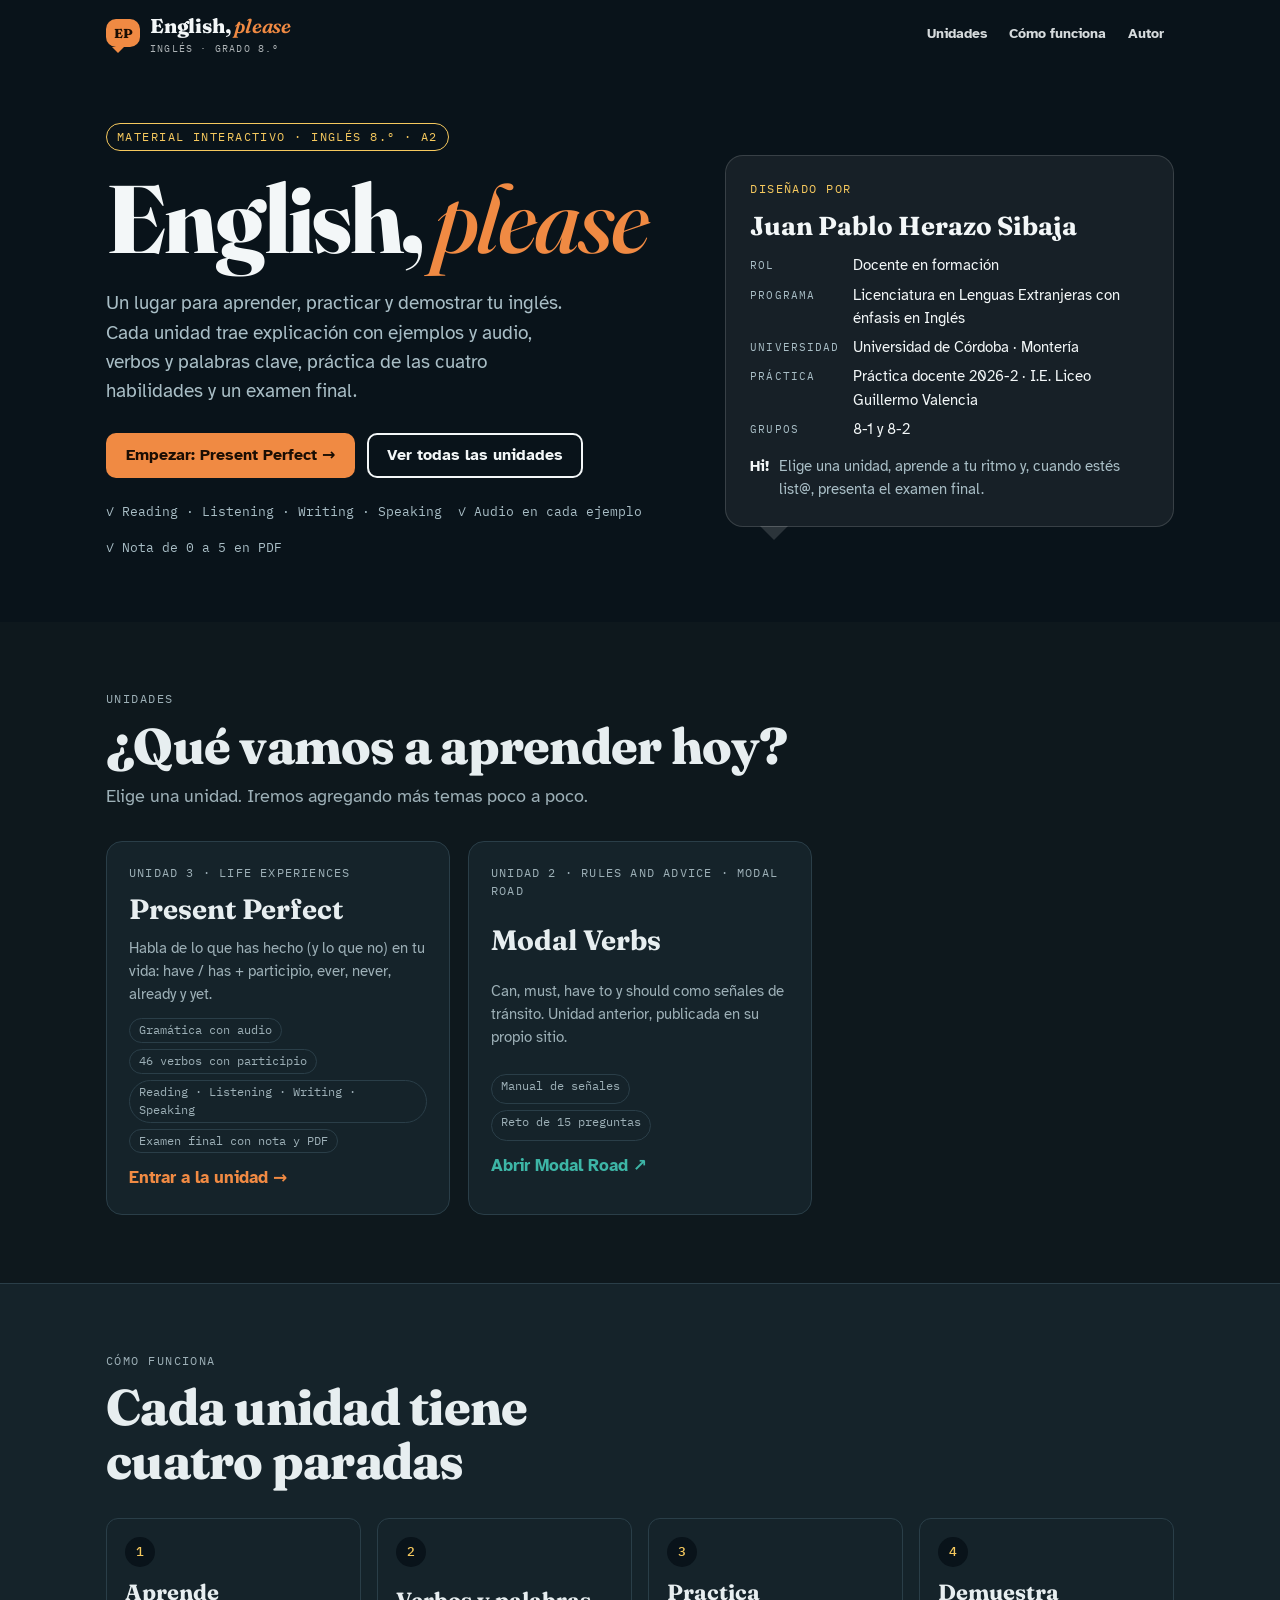
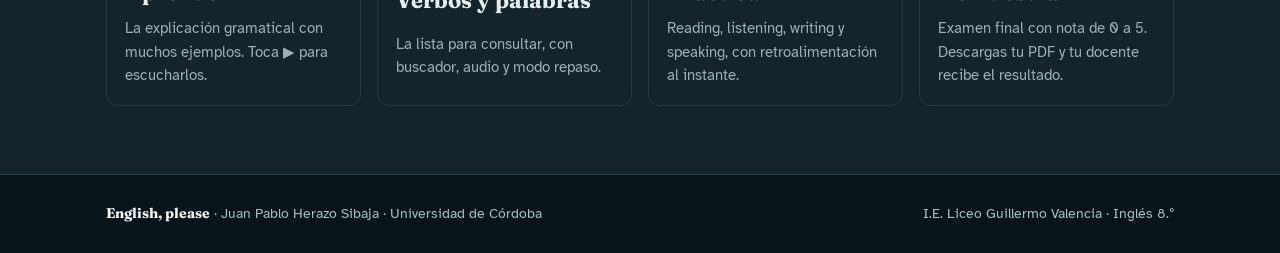
<file: index.html>
<!DOCTYPE html>
<html lang="es">
<head>
<meta charset="utf-8">
<meta name="viewport" content="width=device-width,initial-scale=1,viewport-fit=cover">
<meta name="theme-color" content="#16384a">
<title>English, please</title>
<meta name="description" content="English, please: material interactivo de inglés para grado 8.º del Liceo Guillermo Valencia. Gramática con ejemplos, verbos, práctica de las cuatro habilidades y exámenes con nota en PDF.">
<link rel="preconnect" href="https://fonts.googleapis.com">
<link rel="preconnect" href="https://fonts.gstatic.com" crossorigin>
<link rel="stylesheet" href="https://fonts.googleapis.com/css2?family=Fraunces:ital,opsz,wght@0,9..144,600;0,9..144,700;0,9..144,800;1,9..144,500&family=Atkinson+Hyperlegible:ital,wght@0,400;0,700;1,400&family=IBM+Plex+Mono:wght@500&display=swap">
<link rel="stylesheet" href="assets/style.css">
<script>
/* Modo docente: abrir con ?docente=CLAVE. Docente = tema claro · Estudiantes = tema oscuro. */
(function(){var K="profe-juan",F="englishplease.teacher",t=false;
try{var q=new URLSearchParams(location.search).get("docente");
if(q===K){localStorage.setItem(F,"1");history.replaceState(null,"",location.pathname+location.hash)}
t=localStorage.getItem(F)==="1"}catch(e){}
document.documentElement.setAttribute("data-theme",t?"light":"dark");
if(t)document.documentElement.classList.add("teacher")})();
</script>
</head>
<body>
<a class="skip" href="#main">Ir al contenido</a>
<header class="top">
  <div class="wrap">
    <a class="brand" href="#inicio"><span class="bubble" aria-hidden="true">EP</span><span><b>English, <i>please</i></b><small>INGLÉS · GRADO 8.º</small></span></a>
    <nav class="links" aria-label="Secciones">
      <a href="#unidades">Unidades</a>
      <a href="#como" class="nav-opt">Cómo funciona</a>
      <a href="#autor" class="nav-opt">Autor</a>
    </nav>
  </div>
</header>

<main id="main">
  <section class="hero" id="inicio">
    <div class="wrap">
      <div>
        <span class="tag">MATERIAL INTERACTIVO · INGLÉS 8.º · A2</span>
        <h1>English, <em>please</em></h1>
        <p class="lead">Un lugar para aprender, practicar y demostrar tu inglés. Cada unidad trae explicación con ejemplos y audio, verbos y palabras clave, práctica de las cuatro habilidades y un examen final.</p>
        <div class="cta">
          <a class="btn btn-primary" href="units/present-perfect/">Empezar: Present Perfect →</a>
          <a class="btn btn-ghost" href="#unidades">Ver todas las unidades</a>
        </div>
        <div class="facts"><span>✓ Reading · Listening · Writing · Speaking</span><span>✓ Audio en cada ejemplo</span><span>✓ Nota de 0 a 5 en PDF</span></div>
      </div>
      <aside class="author" id="autor" aria-labelledby="autor-t">
        <span class="eyebrow" style="color:var(--sun)">Diseñado por</span>
        <h2 id="autor-t">Juan Pablo Herazo Sibaja</h2>
        <dl>
          <dt>Rol</dt><dd>Docente en formación</dd>
          <dt>Programa</dt><dd>Licenciatura en Lenguas Extranjeras con énfasis en Inglés</dd>
          <dt>Universidad</dt><dd>Universidad de Córdoba · Montería</dd>
          <dt>Práctica</dt><dd>Práctica docente 2026-2 · I.E. Liceo Guillermo Valencia</dd>
          <dt>Grupos</dt><dd>8-1 y 8-2</dd>
        </dl>
        <p class="chat-line"><b>Hi!</b> Elige una unidad, aprende a tu ritmo y, cuando estés list@, presenta el examen final.</p>
      </aside>
    </div>
  </section>

  <section class="block" id="unidades" aria-labelledby="un-t">
    <div class="wrap">
      <div class="sec-head">
        <span class="eyebrow">Unidades</span>
        <h2 id="un-t">¿Qué vamos a aprender hoy?</h2>
        <p>Elige una unidad. Iremos agregando más temas poco a poco.</p>
      </div>
      <div class="units" id="units"></div>
    </div>
  </section>

  <section class="block alt" id="como" aria-labelledby="como-t">
    <div class="wrap">
      <div class="sec-head">
        <span class="eyebrow">Cómo funciona</span>
        <h2 id="como-t">Cada unidad tiene cuatro paradas</h2>
      </div>
      <div class="route">
        <div class="route-item"><a href="units/present-perfect/#aprender"><i>1</i><b>Aprende</b><span>La explicación gramatical con muchos ejemplos. Toca ▶ para escucharlos.</span></a></div>
        <div class="route-item"><a href="units/present-perfect/#verbos"><i>2</i><b>Verbos y palabras</b><span>La lista para consultar, con buscador, audio y modo repaso.</span></a></div>
        <div class="route-item"><a href="units/present-perfect/#practicar"><i>3</i><b>Practica</b><span>Reading, listening, writing y speaking, con retroalimentación al instante.</span></a></div>
        <div class="route-item"><a href="units/present-perfect/#examen"><i>4</i><b>Demuestra</b><span>Examen final con nota de 0 a 5. Descargas tu PDF y tu docente recibe el resultado.</span></a></div>
      </div>
    </div>
  </section>
</main>

<footer>
  <div class="wrap">
    <span><b>English, please</b> · Juan Pablo Herazo Sibaja · Universidad de Córdoba</span>
    <span>I.E. Liceo Guillermo Valencia · Inglés 8.º</span>
  </div>
</footer>

<script src="assets/core.js"></script>
<script src="assets/units.js"></script>
<script>
(function(){
  const {esc}=window.EP;
  document.getElementById("units").innerHTML=window.UNITS.map(u=>`
    <a class="ucard${u.external?" ext":""}" href="${esc(u.href)}"${u.external?' target="_blank" rel="noopener"':""}>
      <span class="num">UNIDAD ${u.number} · ${esc(u.theme).toUpperCase()}</span>
      <h3>${esc(u.title)}</h3>
      <p>${esc(u.text)}</p>
      <div class="pillset">${u.parts.map(p=>`<span class="pill">${esc(p)}</span>`).join("")}</div>
      <span class="go">${u.external?"Abrir Modal Road ↗":"Entrar a la unidad →"}</span>
    </a>`).join("");
})();
</script>
</body>
</html>
</file>
<file: assets/style.css>
/* English, please · estilos compartidos por la portada y todas las unidades.
   Idea visual: una conversación amable (burbuja de diálogo) y, en cada unidad, su propio motivo.
   Estudiantes ven el tema oscuro; el docente, el claro (ver modo docente). */
:root{
  --bg:#f2f5f5; --surface:#ffffff; --surface-2:#e6eded; --fg:#14232c; --muted:#55656f; --line:#d3dddf;
  --ink:#16384a; --ink-fg:#f3f7f8; --ink-muted:#b9cbd2;
  --accent:#e9762b; --accent-ink:#ffffff; --teal:#1f8a7e; --sun:#f4c04e; --berry:#b8433a;
  --ok:#1f7a4d; --bad:#c23b2e;
  --display:"Fraunces",Georgia,"Times New Roman",serif;
  --body:"Atkinson Hyperlegible",Verdana,system-ui,sans-serif;
  --mono:"IBM Plex Mono",ui-monospace,Menlo,monospace;
  --r:12px;
}
@media (prefers-color-scheme:dark){:root:not([data-theme="light"]){
  --bg:#0e181d; --surface:#15232a; --surface-2:#1c2e37; --fg:#e7eef0; --muted:#9db0b7; --line:#2a3e48;
  --ink:#09131a; --ink-fg:#f3f7f8; --ink-muted:#a9bec6;
  --accent:#f08a43; --accent-ink:#1a0d03; --teal:#3db5a6; --sun:#f6c95e; --berry:#e2685d;
  --ok:#43b07d; --bad:#ec6a5b; color-scheme:dark}}
:root[data-theme="dark"]{
  --bg:#0e181d; --surface:#15232a; --surface-2:#1c2e37; --fg:#e7eef0; --muted:#9db0b7; --line:#2a3e48;
  --ink:#09131a; --ink-fg:#f3f7f8; --ink-muted:#a9bec6;
  --accent:#f08a43; --accent-ink:#1a0d03; --teal:#3db5a6; --sun:#f6c95e; --berry:#e2685d;
  --ok:#43b07d; --bad:#ec6a5b; color-scheme:dark}

*{box-sizing:border-box}
[hidden]{display:none!important}
html{scroll-behavior:smooth;scroll-padding-top:120px}
@media (prefers-reduced-motion:reduce){html{scroll-behavior:auto}*{animation:none!important;transition:none!important}}
body{margin:0;background:var(--bg);color:var(--fg);font-family:var(--body);font-size:17px;line-height:1.55;-webkit-text-size-adjust:100%}
body::before{content:"";position:fixed;inset:0 0 auto;height:env(safe-area-inset-top,0px);z-index:30;background:var(--ink)}
.wrap{max-width:1100px;margin:0 auto;padding-left:max(16px,env(safe-area-inset-left,0px));padding-right:max(16px,env(safe-area-inset-right,0px))}
h1,h2,h3,h4{font-family:var(--display);line-height:1.08;text-wrap:balance;margin:0;font-weight:700}
p{margin:0}
a{color:inherit}
button{font:inherit}
:focus-visible{outline:3px solid var(--sun);outline-offset:2px;border-radius:4px}
.skip{position:absolute;left:-999px}.skip:focus{left:16px;top:16px;z-index:60;background:var(--sun);color:#111;padding:8px 12px}
.eyebrow{font-family:var(--mono);font-size:12px;letter-spacing:.12em;text-transform:uppercase;color:var(--muted)}
.muted{color:var(--muted)}
.note{font-size:14px;color:var(--muted)}

/* ---------- header ---------- */
header.top{position:sticky;top:env(safe-area-inset-top,0px);z-index:25;background:var(--ink);color:var(--ink-fg)}
header.top .wrap{display:flex;align-items:center;justify-content:space-between;gap:12px;padding-block:10px}
.brand{display:flex;align-items:center;gap:10px;text-decoration:none;min-width:0}
.brand b{font-family:var(--display);font-weight:800;font-size:20px;letter-spacing:-.01em;white-space:nowrap}
.brand b i{color:var(--accent);font-weight:600}
.brand small{display:block;font-family:var(--mono);font-size:10px;letter-spacing:.12em;opacity:.7;white-space:nowrap}
.bubble{position:relative;flex:none;width:34px;height:28px;border-radius:10px;background:var(--accent);color:var(--accent-ink);display:grid;place-items:center;font-family:var(--display);font-weight:800;font-size:13px}
.bubble::after{content:"";position:absolute;left:6px;bottom:-6px;border:6px solid transparent;border-top-color:var(--accent);border-bottom:0}
nav.links{display:flex;gap:2px;flex-wrap:wrap;justify-content:flex-end}
nav.links a{text-decoration:none;font-weight:700;font-size:14px;padding:6px 10px;border-radius:8px;opacity:.88}
nav.links a:hover{background:rgba(255,255,255,.1);opacity:1}
@media (max-width:760px){nav.links a.nav-opt{display:none}}
@media (max-width:420px){nav.links a{padding:6px 7px;font-size:13px}}

.tbar{background:var(--surface);border-bottom:1px solid var(--line);font-size:14px}
.tbar .wrap{display:flex;gap:16px;align-items:center;flex-wrap:wrap;padding-block:8px}
.tbadge{font-family:var(--mono);font-size:12px;letter-spacing:.1em;text-transform:uppercase;background:var(--teal);color:#fff;padding:3px 10px;border-radius:99px}
.tbar a{font-weight:700;color:var(--teal)}

/* ---------- buttons ---------- */
.btn{font-family:var(--body);font-weight:700;font-size:16px;border:0;border-radius:10px;padding:13px 20px;cursor:pointer;text-decoration:none;display:inline-flex;align-items:center;justify-content:center;gap:8px;line-height:1.2}
.btn-primary{background:var(--accent);color:var(--accent-ink)}
.btn-primary:hover{filter:brightness(1.06)}
.btn-ghost{background:transparent;color:inherit;box-shadow:inset 0 0 0 2px currentColor}
.btn-dark{background:var(--fg);color:var(--bg)}
.btn-sm{font-size:14px;padding:9px 14px;border-radius:8px}
.cta{display:flex;gap:12px;flex-wrap:wrap;margin-top:26px}
.linkbtn{background:none;border:0;padding:0;font-weight:700;color:var(--teal);cursor:pointer;text-decoration:underline}
.say{flex:none;width:32px;height:32px;border-radius:50%;border:1px solid var(--line);background:var(--surface);color:var(--fg);cursor:pointer;font-size:12px;display:grid;place-items:center;padding:0}
.say:hover{border-color:var(--fg)}
.say svg{width:15px;height:15px;fill:currentColor}

/* ---------- hero ---------- */
.hero{background:var(--ink);color:var(--ink-fg);position:relative;overflow:hidden}
.hero .wrap{display:grid;grid-template-columns:1.3fr 1fr;gap:36px;align-items:center;padding-block:56px 64px;position:relative;z-index:1}
@media (max-width:860px){.hero .wrap{grid-template-columns:1fr;padding-block:40px 48px}}
.hero h1{font-size:clamp(46px,8.5vw,96px);font-weight:800;letter-spacing:-.025em}
.hero h1 em{font-style:italic;font-weight:500;color:var(--accent)}
.hero .lead{margin-top:18px;font-size:19px;max-width:38ch;color:var(--ink-muted)}
.tag{display:inline-block;margin-bottom:16px;font-family:var(--mono);font-size:12px;letter-spacing:.12em;color:var(--sun);border:1px solid var(--sun);padding:4px 10px;border-radius:999px}
.facts{display:flex;gap:16px;flex-wrap:wrap;margin-top:24px;font-family:var(--mono);font-size:13px;color:var(--ink-muted)}

/* author card (portada) */
.author{background:rgba(255,255,255,.06);border:1px solid rgba(255,255,255,.14);border-radius:18px;padding:24px;display:grid;gap:14px;position:relative}
.author::after{content:"";position:absolute;left:34px;bottom:-14px;border:14px solid transparent;border-top-color:rgba(255,255,255,.14);border-bottom:0}
.author h2{font-size:26px}
.author dl{display:grid;grid-template-columns:auto 1fr;gap:6px 14px;margin:0;font-size:15px}
.author dt{font-family:var(--mono);font-size:11px;letter-spacing:.1em;text-transform:uppercase;color:var(--ink-muted);padding-top:3px}
.author dd{margin:0}
.chat-line{display:flex;gap:10px;align-items:flex-start;font-size:15px;color:var(--ink-muted)}
.chat-line b{color:var(--ink-fg)}

/* ---------- sections ---------- */
section.block{padding-block:68px}
section.alt{background:var(--surface);border-block:1px solid var(--line)}
.sec-head{display:grid;gap:10px;margin-bottom:30px;max-width:64ch}
.sec-head h2{font-size:clamp(32px,5vw,50px);font-weight:800;letter-spacing:-.015em}
.sec-head p{color:var(--muted);font-size:18px}
.step-label{display:inline-flex;align-items:center;gap:8px;font-family:var(--mono);font-size:12px;letter-spacing:.12em;text-transform:uppercase;color:var(--muted)}
.step-label i{width:22px;height:22px;border-radius:50%;background:var(--accent);color:var(--accent-ink);font-style:normal;display:grid;place-items:center;font-size:11px;font-weight:700}
.sub{font-size:26px;font-weight:700;margin:44px 0 16px}
.sub:first-child{margin-top:0}

/* unit menu (portada) */
.units{display:grid;grid-template-columns:repeat(auto-fill,minmax(290px,1fr));gap:18px}
.ucard{background:var(--surface);border:1px solid var(--line);border-radius:16px;padding:22px;display:grid;gap:12px;text-decoration:none;color:inherit;position:relative;transition:transform .15s,border-color .15s}
.ucard:hover{transform:translateY(-2px);border-color:var(--accent)}
.ucard .num{font-family:var(--mono);font-size:12px;letter-spacing:.1em;color:var(--muted)}
.ucard h3{font-size:28px}
.ucard p{color:var(--muted);font-size:15px}
.ucard .go{font-weight:700;color:var(--accent)}
.ucard.ext .go{color:var(--teal)}
.ucard ul{margin:0;padding-left:18px;font-size:15px;display:grid;gap:4px}
.pillset{display:flex;gap:6px;flex-wrap:wrap}
.pill{display:inline-block;font-family:var(--mono);font-size:12px;padding:2px 9px;border-radius:99px;border:1px solid var(--line);color:var(--muted)}
.pill.hi{color:var(--ok);border-color:var(--ok)} .pill.mid{color:#9a6c00;border-color:var(--sun)} .pill.lo{color:var(--bad);border-color:var(--bad)}
:root[data-theme="dark"] .pill.mid{color:var(--sun)}

/* route */
.route{display:grid;grid-template-columns:repeat(4,1fr);gap:16px}
@media (max-width:860px){.route{grid-template-columns:1fr 1fr}}
@media (max-width:480px){.route{grid-template-columns:1fr}}
.route a{display:grid;gap:8px;background:var(--surface);border:1px solid var(--line);border-radius:var(--r);padding:18px;text-decoration:none}
.route a:hover{border-color:var(--accent)}
.route b{font-family:var(--display);font-size:22px}
.route span{color:var(--muted);font-size:15px}
.route i{font-style:normal;width:30px;height:30px;border-radius:50%;background:var(--ink);color:var(--sun);display:grid;place-items:center;font-family:var(--mono);font-weight:500;font-size:13px}

/* ---------- grammar ---------- */
.uses{display:grid;grid-template-columns:repeat(3,1fr);gap:14px;margin-top:20px}
@media (max-width:760px){.uses{grid-template-columns:1fr}}
.use{background:var(--bg);border:1px solid var(--line);border-radius:var(--r);padding:18px;display:grid;gap:8px}
.use h4{font-size:19px}
.use p{font-size:15px;color:var(--muted)}
.ex{display:flex;gap:10px;align-items:flex-start;min-width:0}
.ex > span{min-width:0}
.ex mark{background:color-mix(in srgb,var(--accent) 28%,transparent);color:inherit;padding:0 3px;border-radius:4px}
.tr{display:block;font-size:14px;font-style:italic;color:var(--muted)}
.timeline{width:100%;height:auto;display:block;margin-top:6px}
.tl-line{stroke:var(--fg);stroke-width:3}
.tl-dot{fill:var(--accent)}
.tl-q{fill:var(--teal);font-family:var(--display);font-weight:700;font-size:26px}
.tl-lbl{fill:var(--muted);font-family:var(--mono);font-size:13px;letter-spacing:.1em}
.tl-now{fill:var(--accent);font-family:var(--mono);font-size:13px;font-weight:700;letter-spacing:.1em}
.tl-cap{fill:var(--muted);font-family:var(--body);font-size:15px;font-style:italic}

.formulas{display:grid;grid-template-columns:repeat(3,1fr);gap:14px}
@media (max-width:900px){.formulas{grid-template-columns:1fr}}
.formula{background:var(--ink);color:var(--ink-fg);border-radius:var(--r);padding:20px;display:grid;gap:12px;align-content:start}
.formula .eyebrow{color:var(--sun)}
.formula h4{font-size:21px}
.eq{display:flex;flex-wrap:wrap;align-items:center;gap:6px;font-weight:700;font-size:15px}
.eq span{padding:5px 10px;border-radius:7px;background:rgba(255,255,255,.1)}
.eq .k{background:var(--accent);color:var(--accent-ink)}
.eq .op{background:none;padding:0;opacity:.6}
.formula .exs{display:grid;gap:8px;font-size:15px}
.formula .exs .tr{color:var(--ink-muted)}
.formula .say{background:transparent;color:var(--ink-fg);border-color:rgba(255,255,255,.3)}
.subjects{display:grid;grid-template-columns:1fr 1fr;gap:12px;margin-top:14px}
@media (max-width:560px){.subjects{grid-template-columns:1fr}}
.subj{border-radius:var(--r);padding:16px 18px;display:grid;gap:4px}
.subj.a{background:var(--teal);color:#fff}
.subj.b{background:var(--accent);color:var(--accent-ink)}
.subj small{font-family:var(--mono);font-size:12px;letter-spacing:.08em;opacity:.85}
.subj b{font-family:var(--display);font-size:22px}

.words{display:grid;grid-template-columns:repeat(auto-fill,minmax(250px,1fr));gap:14px}
.word{background:var(--bg);border:1px solid var(--line);border-radius:var(--r);padding:18px;display:grid;gap:10px;align-content:start}
.word h4{font-size:26px;display:flex;align-items:baseline;gap:10px;flex-wrap:wrap}
.word h4 small{font-family:var(--mono);font-size:12px;font-weight:500;letter-spacing:.08em;color:var(--muted);text-transform:uppercase}
.word .where{font-size:14px;padding:7px 10px;border-radius:8px;background:var(--surface-2)}

.versus{display:grid;grid-template-columns:1fr 1fr;gap:14px}
@media (max-width:700px){.versus{grid-template-columns:1fr}}
.vcol{border:2px solid var(--line);border-radius:var(--r);padding:18px;display:grid;gap:10px;align-content:start}
.vcol.pp{border-color:var(--accent)}
.vcol.sp{border-color:var(--teal)}
.vcol h4{font-size:22px}
.vcol .clue{font-family:var(--mono);font-size:13px;color:var(--muted)}
.dialogue{margin-top:14px;background:var(--ink);color:var(--ink-fg);border-radius:var(--r);padding:16px 18px;display:grid;gap:8px}
.dialogue p{display:flex;gap:10px;align-items:baseline}
.dialogue .who{font-family:var(--mono);font-size:12px;color:var(--sun);flex:none}
.dialogue .say{background:transparent;color:var(--ink-fg);border-color:rgba(255,255,255,.3)}

.errors{display:grid;grid-template-columns:repeat(auto-fill,minmax(300px,1fr));gap:12px}
.err{display:grid;grid-template-columns:1fr 1fr;border:1px solid var(--line);border-radius:var(--r);overflow:hidden;background:var(--bg)}
.err div{padding:10px 14px;font-size:15px;min-width:0}
.err .no{color:var(--bad);text-decoration:line-through;text-decoration-thickness:2px;border-right:1px solid var(--line)}
.err .yes{color:var(--ok);font-weight:700}
.err .why{grid-column:1/-1;border-top:1px solid var(--line);color:var(--muted);font-size:14px;padding-block:8px}

/* ---------- verbs ---------- */
.vtools{display:flex;gap:10px;flex-wrap:wrap;align-items:center;margin-bottom:16px}
.vtools input[type=search]{max-width:280px}
.chip{font-weight:700;font-size:14px;border:2px solid var(--line);background:transparent;color:var(--fg);padding:7px 14px;border-radius:999px;cursor:pointer}
.chip[aria-pressed="true"]{background:var(--fg);color:var(--bg);border-color:var(--fg)}
.switch{display:inline-flex;align-items:center;gap:8px;font-size:14px;font-weight:700;cursor:pointer}
.switch input{width:auto;accent-color:var(--accent)}
.table-wrap{overflow-x:auto;border:1px solid var(--line);border-radius:var(--r);background:var(--bg)}
table{width:100%;border-collapse:collapse;font-size:16px}
th,td{padding:10px 14px;text-align:left;border-bottom:1px solid var(--line);vertical-align:middle}
th{font-family:var(--mono);font-size:12px;letter-spacing:.08em;text-transform:uppercase;color:var(--muted);font-weight:500;background:var(--surface)}
tr:last-child td{border-bottom:0}
td.pp{font-weight:700;color:var(--accent)}
td.es{color:var(--muted);font-size:15px}
td.num{font-variant-numeric:tabular-nums;font-family:var(--mono);font-size:14px}
.reveal{border:2px dashed var(--line);background:transparent;color:var(--muted);border-radius:8px;padding:3px 10px;cursor:pointer;font-weight:700;min-width:84px}
.reveal:hover{border-color:var(--accent);color:var(--fg)}
.vt{min-width:620px}
.kw{display:grid;grid-template-columns:repeat(auto-fill,minmax(220px,1fr));gap:10px}
.kw div{display:flex;gap:10px;align-items:flex-start;background:var(--bg);border:1px solid var(--line);border-radius:10px;padding:12px}
.kw b{font-family:var(--display);font-size:19px}
.kw .tr{margin-top:2px}

/* ---------- practice ---------- */
.tabs{display:flex;gap:6px;flex-wrap:wrap;margin-bottom:18px;border-bottom:1px solid var(--line);padding-bottom:12px}
.tab{display:inline-flex;align-items:center;gap:8px;font-weight:700;font-size:15px;border:2px solid var(--line);background:var(--surface);color:var(--fg);padding:9px 14px;border-radius:10px;cursor:pointer}
.tab[aria-selected="true"]{background:var(--ink);color:var(--ink-fg);border-color:var(--ink)}
:root[data-theme="dark"] .tab[aria-selected="true"]{background:var(--accent);color:var(--accent-ink);border-color:var(--accent)}
.tab small{font-family:var(--mono);font-size:11px;font-weight:500;opacity:.75}
.panel{background:var(--surface);border:1px solid var(--line);border-radius:var(--r);padding:22px;min-width:0}
.panel h3{font-size:24px;margin-bottom:6px}
.pgrid{display:grid;grid-template-columns:1.15fr 1fr;gap:20px;align-items:start}
@media (max-width:860px){.pgrid{grid-template-columns:1fr}}
.reading{font-size:18px;line-height:1.7;display:grid;gap:12px}
.reading mark{background:transparent;color:inherit;border-bottom:3px solid var(--accent);padding:0}
.items{display:grid;gap:14px}
.item{border:1px solid var(--line);border-radius:10px;padding:14px;display:grid;gap:10px;background:var(--bg)}
.item .q{font-weight:700}
.choices{display:flex;flex-wrap:wrap;gap:8px}
.choice{font-weight:700;font-size:15px;border:2px solid var(--line);background:var(--surface);color:var(--fg);padding:8px 12px;border-radius:8px;cursor:pointer;text-align:left}
.choice:hover:not(:disabled){border-color:var(--fg)}
.choice.right{border-color:var(--ok);background:color-mix(in srgb,var(--ok) 15%,var(--surface))}
.choice.wrong{border-color:var(--bad);background:color-mix(in srgb,var(--bad) 12%,var(--surface))}
.choice:disabled{cursor:default}
.fb{font-size:14px;padding:8px 10px;border-radius:8px}
.fb.good{background:color-mix(in srgb,var(--ok) 13%,var(--surface));color:var(--fg)}
.fb.bad{background:color-mix(in srgb,var(--bad) 11%,var(--surface));color:var(--fg)}
.scorebar{display:flex;justify-content:space-between;gap:10px;flex-wrap:wrap;align-items:center;font-family:var(--mono);font-size:13px;color:var(--muted);margin-bottom:12px}
.transcript{font-size:15px;color:var(--muted);border-left:3px solid var(--line);padding-left:10px}
.listen-btn{display:inline-flex;align-items:center;gap:8px}

.builder{display:grid;gap:12px}
.slot{min-height:54px;border:2px dashed var(--line);border-radius:10px;padding:8px;display:flex;flex-wrap:wrap;gap:6px;align-items:center}
.slot.ok{border-color:var(--ok);border-style:solid}
.slot.no{border-color:var(--bad);border-style:solid}
.bank{display:flex;flex-wrap:wrap;gap:6px}
.wchip{font-weight:700;font-size:16px;border:2px solid var(--line);background:var(--surface);color:var(--fg);padding:7px 12px;border-radius:8px;cursor:pointer}
.slot .wchip{background:var(--surface-2)}
.wchip:hover{border-color:var(--accent)}

textarea{font:inherit;font-size:17px;line-height:1.6;width:100%;min-height:220px;padding:14px;border-radius:10px;border:2px solid var(--line);background:var(--bg);color:var(--fg);resize:vertical}
textarea:focus{border-color:var(--teal);outline:none}
.checklist{list-style:none;margin:0;padding:0;display:grid;gap:8px}
.checklist li{display:flex;gap:10px;align-items:flex-start;font-size:15px}
.checklist .ck{flex:none;width:22px;height:22px;border-radius:50%;border:2px solid var(--line);display:grid;place-items:center;font-size:13px;font-weight:700}
.checklist li.on .ck{background:var(--ok);border-color:var(--ok);color:#fff}
.frames{display:grid;gap:6px;font-size:15px}
.frames code{font-family:var(--mono);font-size:14px;background:var(--surface-2);padding:6px 10px;border-radius:6px;display:block}

.speak-card{display:grid;gap:12px}
.speak-card .target{font-family:var(--display);font-size:clamp(22px,3.4vw,30px);font-weight:700;line-height:1.25}
.mic{width:64px;height:64px;border-radius:50%;border:0;background:var(--accent);color:var(--accent-ink);cursor:pointer;display:grid;place-items:center}
.mic svg{width:28px;height:28px;fill:none;stroke:currentColor;stroke-width:2.2;stroke-linecap:round}
.mic.live{animation:pulse 1.2s infinite}
@keyframes pulse{0%{box-shadow:0 0 0 0 color-mix(in srgb,var(--accent) 60%,transparent)}100%{box-shadow:0 0 0 18px transparent}}
.heard{font-size:15px}
.heard b{font-family:var(--display)}

/* ---------- exam ---------- */
.play-grid{display:grid;grid-template-columns:1.4fr 1fr;gap:22px;align-items:start}
@media (max-width:860px){.play-grid{grid-template-columns:1fr}}
form.setup{display:grid;gap:14px;margin-top:16px}
label{font-weight:700;font-size:14px;display:grid;gap:6px}
input,select{font:inherit;font-size:16px;padding:11px 12px;border-radius:10px;border:2px solid var(--line);background:var(--bg);color:var(--fg);width:100%}
input:focus,select:focus{border-color:var(--teal);outline:none}
.how ol{margin:10px 0 0;padding-left:20px;display:grid;gap:6px;font-size:15px}
.how .score{display:flex;gap:24px;margin-top:18px}
.how .score b{font-family:var(--display);font-size:34px;font-weight:800;display:block;line-height:1}
.how .score span{font-size:13px;color:var(--muted)}
.game{display:grid;gap:18px}
.hud{display:flex;justify-content:space-between;align-items:center;gap:12px;flex-wrap:wrap;font-family:var(--mono);font-size:13px;color:var(--muted)}
.progress{height:8px;border-radius:99px;background:var(--surface-2);overflow:hidden}
.progress i{display:block;height:100%;background:var(--accent);transition:width .3s}
.qtype{font-family:var(--mono);font-size:12px;letter-spacing:.12em;text-transform:uppercase;color:var(--muted)}
.qtext{font-family:var(--display);font-weight:700;font-size:clamp(22px,3.4vw,30px);line-height:1.22;text-wrap:balance}
.qtext .gap{display:inline-block;min-width:90px;border-bottom:4px solid var(--accent);text-align:center;color:var(--muted)}
.qtr{margin-top:6px;font-style:italic;color:var(--muted);font-size:16px}
.opts{display:grid;grid-template-columns:1fr 1fr;gap:10px}
@media (max-width:520px){.opts{grid-template-columns:1fr}}
.opt{font-weight:700;font-size:17px;text-align:left;padding:13px 15px;border-radius:10px;border:2px solid var(--line);background:var(--bg);color:var(--fg);cursor:pointer;display:flex;gap:10px;align-items:center}
.opt:hover{border-color:var(--fg)}
.opt kbd{font-family:var(--mono);font-size:12px;border:1px solid var(--line);border-radius:4px;padding:1px 6px;color:var(--muted)}
.opt.sel{border-color:var(--teal);background:color-mix(in srgb,var(--teal) 16%,var(--bg))}
.qnav{display:grid;gap:14px;border-top:1px solid var(--line);padding-top:16px}
.qnav-arrows{display:flex;gap:8px}
.nav-q{font-weight:700;font-size:15px;display:inline-flex;align-items:center;justify-content:center;gap:6px;padding:10px 12px;border-radius:10px;border:2px solid var(--line);background:var(--bg);color:var(--fg);cursor:pointer;min-width:46px}
.nav-q.wide{flex:1}
.nav-q:hover:not(:disabled){border-color:var(--fg)}
.nav-q:disabled{opacity:.35;cursor:default}
.nav-q svg,.finish-btn svg{width:20px;height:20px;fill:none;stroke:currentColor;stroke-width:2.4;stroke-linecap:round;stroke-linejoin:round;flex:none}
@media (max-width:420px){.nav-q span{display:none}}
.dots{display:flex;flex-wrap:wrap;gap:6px}
.dot-q{width:36px;height:36px;border-radius:50%;border:2px solid var(--line);background:var(--bg);color:var(--muted);font-family:var(--mono);font-size:13px;font-weight:500;cursor:pointer;padding:0}
.dot-q:hover{border-color:var(--fg)}
.dot-q.ans{background:var(--teal);border-color:var(--teal);color:#fff}
.dot-q.cur{outline:3px solid var(--accent);outline-offset:2px}
.qlegend{display:flex;gap:14px;flex-wrap:wrap;font-size:13px;color:var(--muted)}
.qlegend span{display:inline-flex;align-items:center;gap:6px}
.lg{width:12px;height:12px;border-radius:50%;border:2px solid var(--line);display:inline-block}
.lg.ans{background:var(--teal);border-color:var(--teal)}
.finish-btn{justify-self:start}
.confirm-end{border:2px solid var(--sun);border-radius:10px;padding:14px 16px;display:grid;gap:10px;background:var(--surface)}
.confirm-end .cta{margin-top:0}
.end{display:grid;gap:16px;justify-items:start}
.end .big{font-family:var(--display);font-weight:800;font-size:68px;line-height:1}
.end .big small{font-size:22px;color:var(--muted)}
.send{font-size:14px;padding:8px 12px;border-radius:8px;background:var(--surface-2)}
.review{justify-self:stretch;display:grid;gap:12px;margin-top:8px;border-top:1px solid var(--line);padding-top:18px}
.review h3{font-size:22px}
.review ol{list-style:none;margin:0;padding:0;display:grid;gap:10px}
.review li{border:1px solid var(--line);border-left:5px solid var(--ok);border-radius:10px;padding:12px 14px;display:grid;gap:4px;background:var(--bg);font-size:15px;min-width:0}
.review li.r-no{border-left-color:var(--bad)}
.r-n{font-family:var(--mono);font-size:12px;letter-spacing:.08em;text-transform:uppercase;color:var(--ok)}
.r-no .r-n{color:var(--bad)}
.r-q{font-weight:700;font-size:16px}

/* results + teacher sheet */
.res-tools{display:flex;justify-content:space-between;align-items:center;gap:12px;flex-wrap:wrap;margin-bottom:14px}
.empty{padding:28px;text-align:center;color:var(--muted)}
.htable{min-width:560px;font-size:15px}
.teacher-note{margin-top:20px;padding:16px 18px;border-left:4px solid var(--teal);background:var(--bg);border-radius:0 10px 10px 0;font-size:15px;color:var(--muted)}
.sheet{display:grid;grid-template-columns:repeat(2,1fr);gap:16px}
@media (max-width:720px){.sheet{grid-template-columns:1fr}}
.sheet .panel h3{font-size:20px}
.sheet dl{display:grid;grid-template-columns:auto 1fr;gap:6px 14px;margin:10px 0 0;font-size:15px}
.sheet dt{font-family:var(--mono);font-size:12px;letter-spacing:.08em;text-transform:uppercase;color:var(--muted);padding-top:3px}
.sheet dd{margin:0}
.sheet ul{margin:10px 0 0;padding-left:18px;display:grid;gap:6px;font-size:15px}

footer{background:var(--ink);color:var(--ink-muted);font-size:14px}
footer .wrap{padding-block:28px;display:flex;justify-content:space-between;gap:16px;flex-wrap:wrap}
footer b{color:var(--ink-fg);font-family:var(--display)}
.toast{position:fixed;left:50%;bottom:calc(20px + env(safe-area-inset-bottom,0px));transform:translateX(-50%);background:var(--fg);color:var(--bg);padding:10px 16px;border-radius:10px;font-size:14px;z-index:50;max-width:calc(100% - 32px)}

/* ---------- unit motif: passport stamps (Present Perfect) ---------- */
.stamps{display:grid;grid-template-columns:repeat(3,1fr);gap:18px;justify-items:center;align-items:center}
@media (max-width:860px){.stamps{grid-template-columns:repeat(6,1fr);gap:8px}}
@media (max-width:520px){.stamps{grid-template-columns:repeat(3,1fr)}}
.stamp{width:104px;height:104px;border-radius:50%;border:3px solid currentColor;display:grid;place-items:center;text-align:center;position:relative;font-family:var(--mono);font-weight:500;font-size:10px;letter-spacing:.1em;line-height:1.2;opacity:.92}
.stamp::before{content:"";position:absolute;inset:6px;border-radius:50%;border:1.5px dashed currentColor}
.stamp b{display:block;font-family:var(--display);font-weight:800;font-size:22px;letter-spacing:0;line-height:1;margin:2px 0}
.stamp.sq{border-radius:14px}.stamp.sq::before{border-radius:9px}
.stamp.c1{color:var(--accent);transform:rotate(-8deg)}
.stamp.c2{color:var(--teal);transform:rotate(6deg)}
.stamp.c3{color:var(--sun);transform:rotate(-3deg)}
.stamp.c4{color:#e8a6c8;transform:rotate(9deg)}
.stamp.c5{color:#9cc7ef;transform:rotate(-11deg)}
.stamp.c6{color:var(--ink-fg);transform:rotate(4deg)}
@media (max-width:860px){.stamp{width:78px;height:78px;font-size:0}.stamp b{font-size:17px;margin:0}}
.route-item a{height:100%}
</file>
